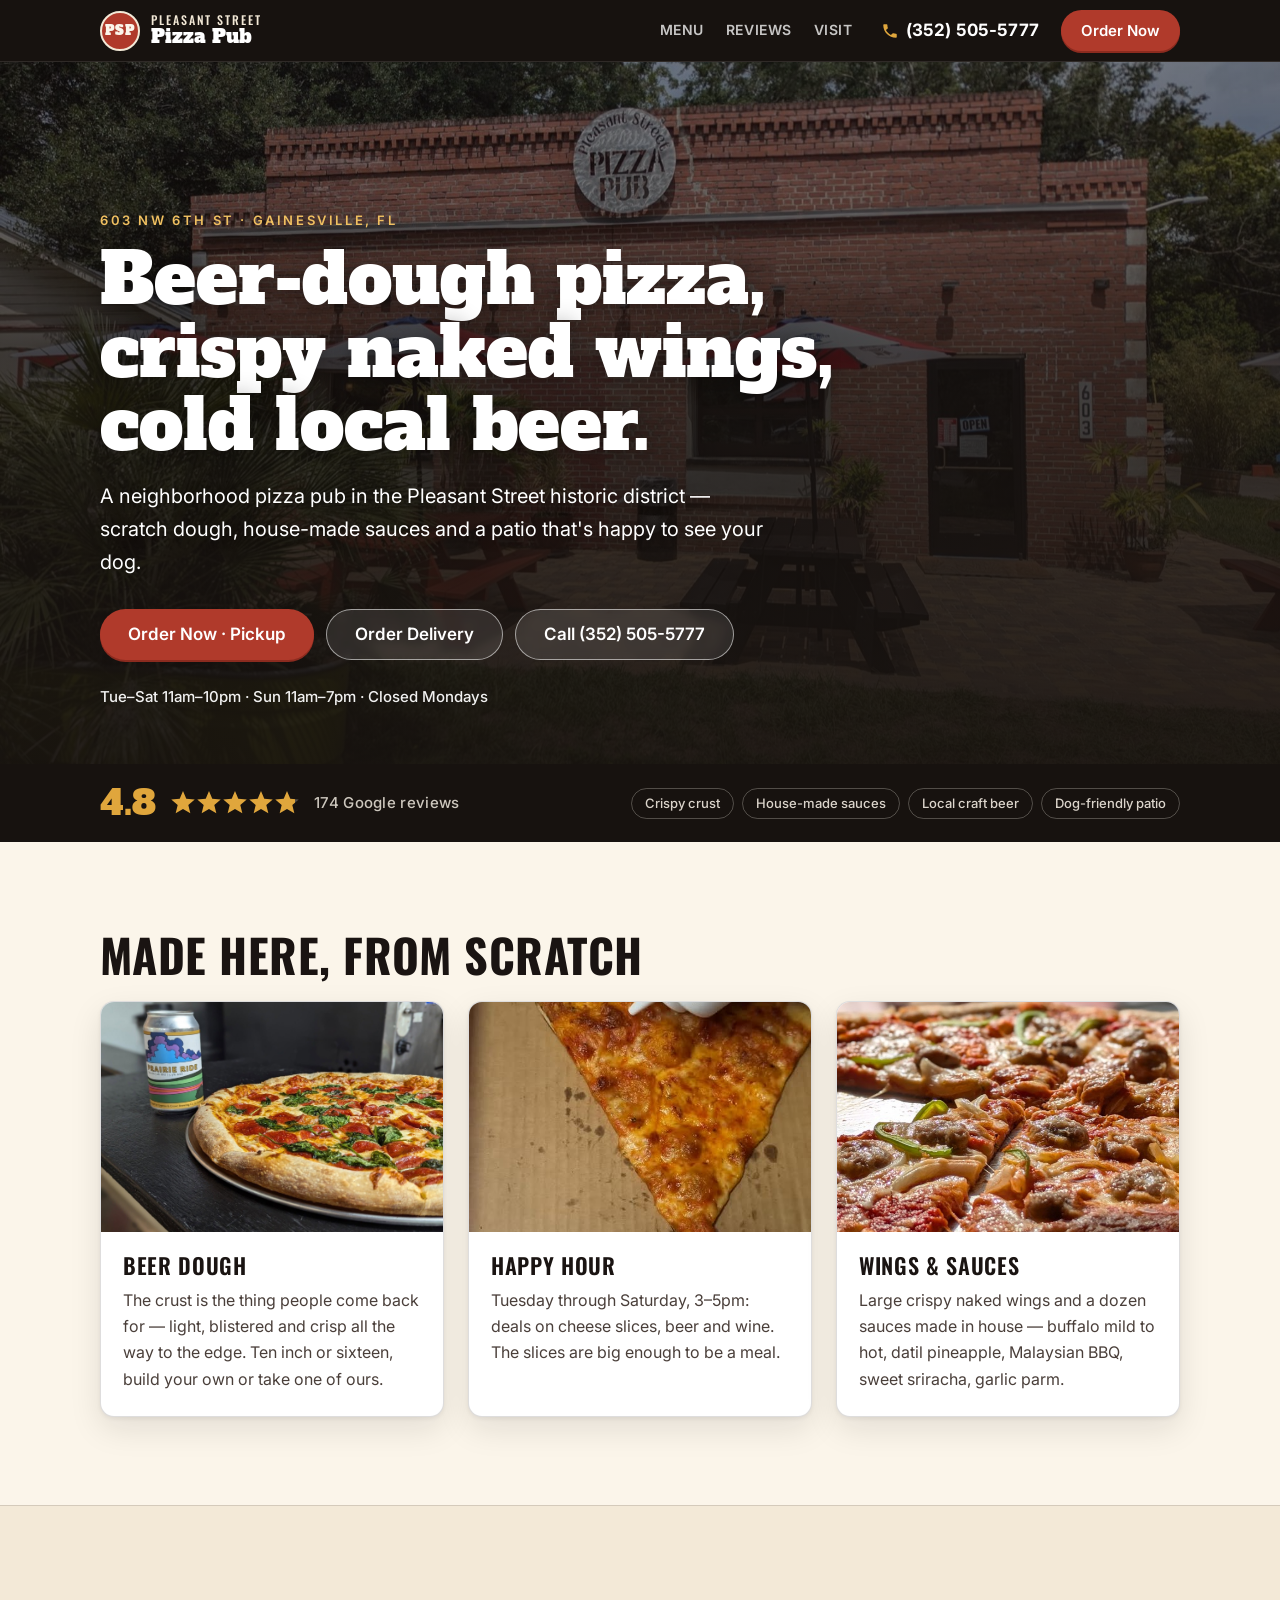
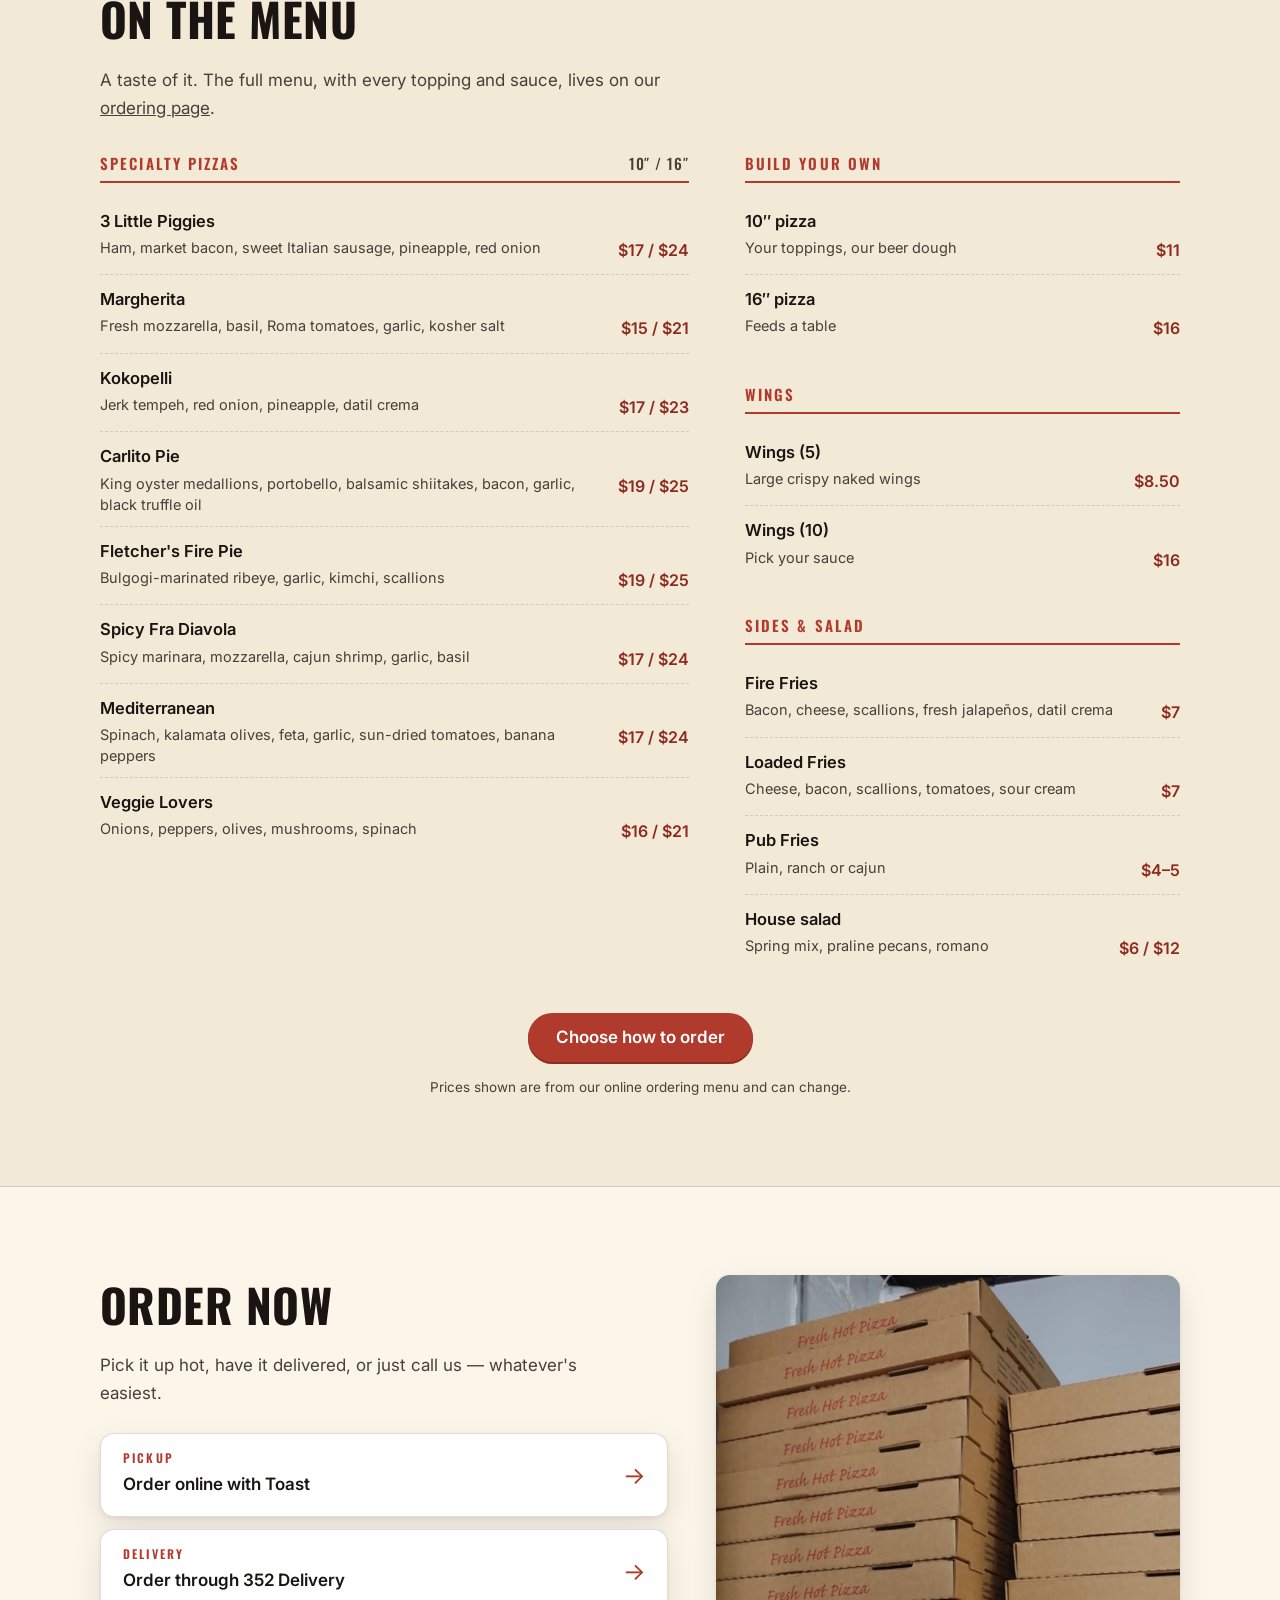
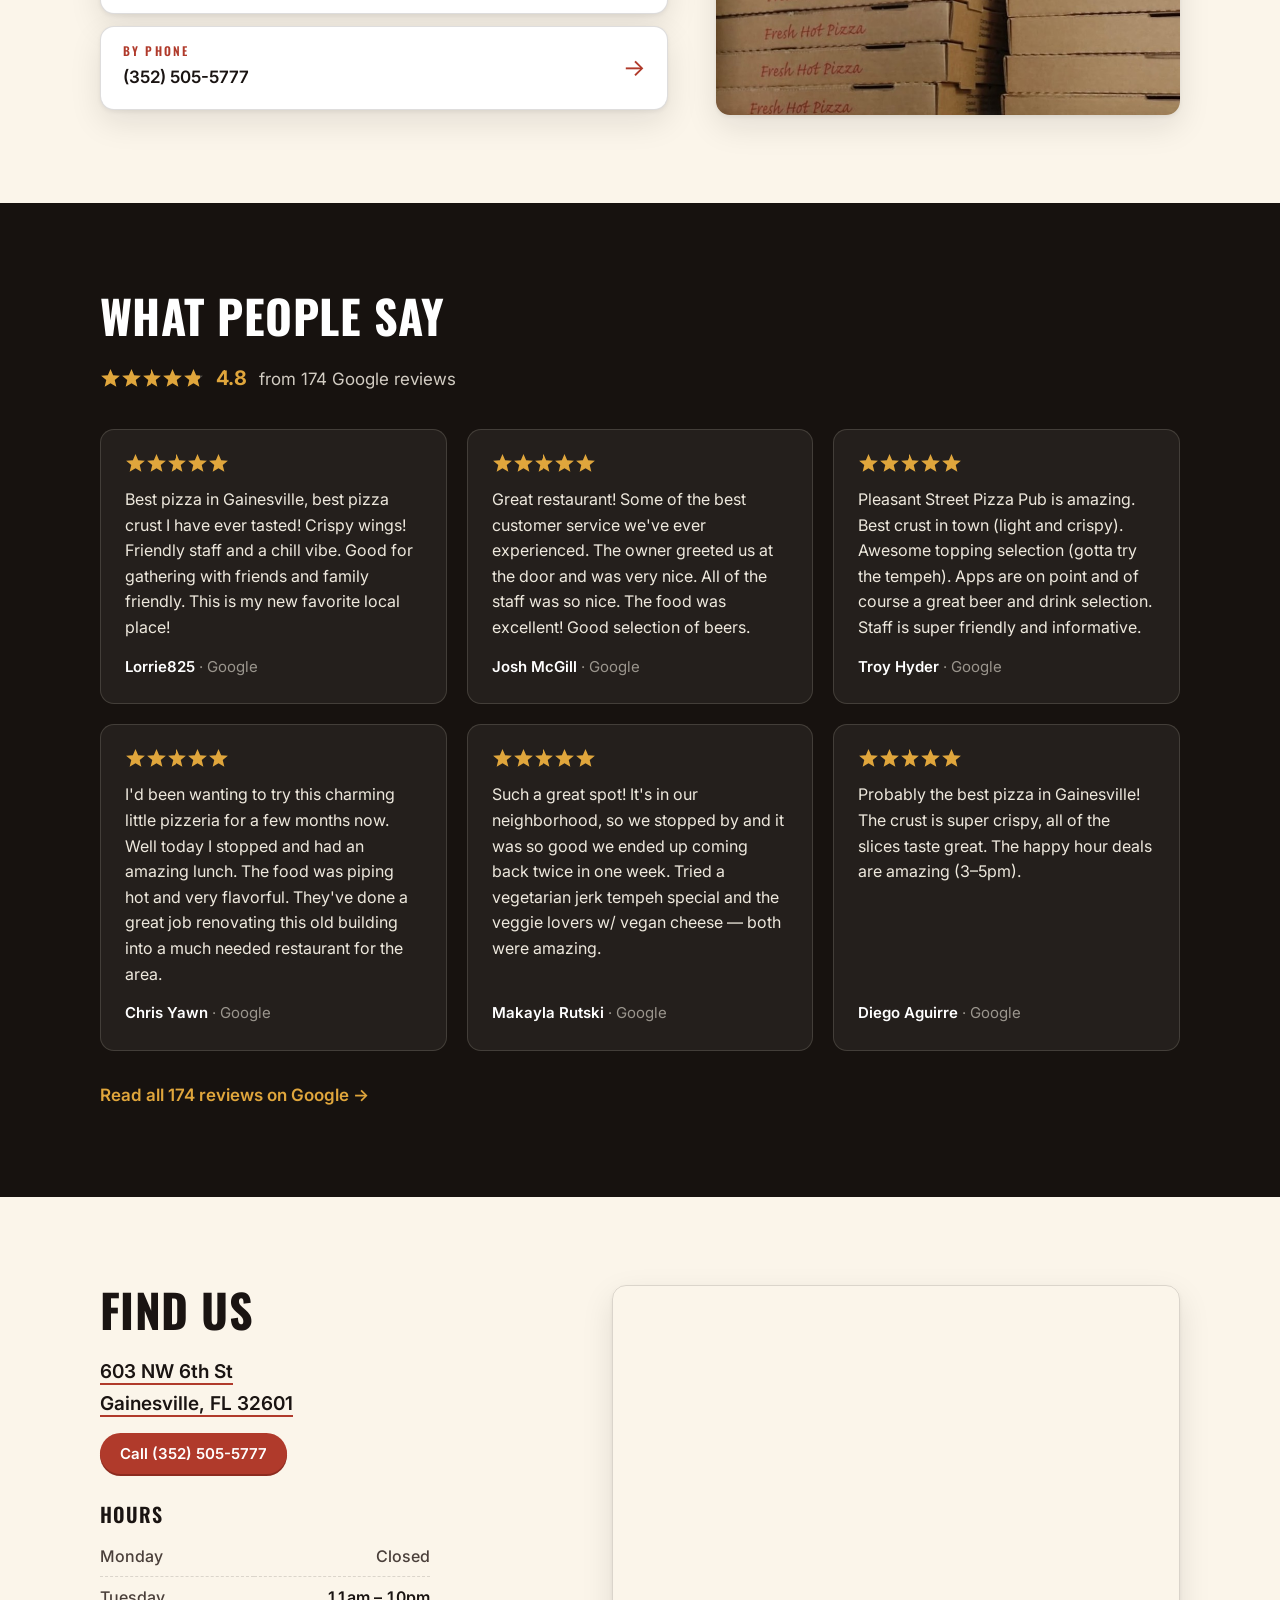
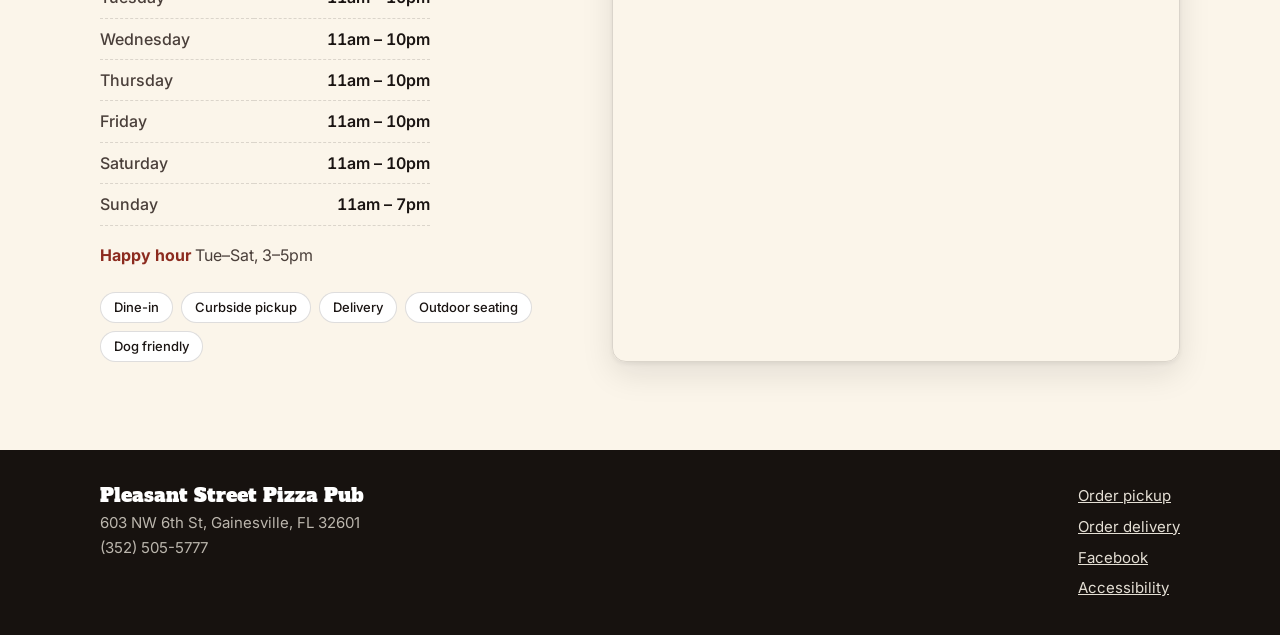
<file: index.html>
<!doctype html>
<html lang="en">
<head>
<meta charset="utf-8">
<meta name="viewport" content="width=device-width, initial-scale=1">
<title>Pleasant Street Pizza Pub — Beer-Dough Pizza in Gainesville, FL</title>
<meta name="description" content="Hand-made beer-dough pizza, crispy naked wings and local craft beer at 603 NW 6th St in Gainesville's Pleasant Street neighborhood. Order pickup online or call (352) 505-5777.">
<meta name="theme-color" content="#1a1412">
<link rel="canonical" href="https://pleasant-street-pizza-pub.vercel.app/">
<meta property="og:type" content="restaurant">
<meta property="og:title" content="Pleasant Street Pizza Pub — Gainesville, FL">
<meta property="og:description" content="Beer-dough pizza, crispy naked wings and local craft beer at 603 NW 6th St. 4.8 stars from 174 Google reviews.">
<meta property="og:image" content="https://pleasant-street-pizza-pub.vercel.app/images/og.jpg">
<meta property="og:url" content="https://pleasant-street-pizza-pub.vercel.app/">
<meta name="twitter:card" content="summary_large_image">
<link rel="icon" href="/favicon.svg" type="image/svg+xml">
<link rel="apple-touch-icon" href="/images/og.jpg">
<link rel="preconnect" href="https://fonts.googleapis.com">
<link rel="preconnect" href="https://fonts.gstatic.com" crossorigin>
<link href="https://fonts.googleapis.com/css2?family=Alfa+Slab+One&family=Inter:wght@400;500;600;700&family=Oswald:wght@500;600;700&display=swap" rel="stylesheet">
<link rel="stylesheet" href="/styles.css">
<script type="application/ld+json">
{
  "@context": "https://schema.org",
  "@type": "Restaurant",
  "name": "Pleasant Street Pizza Pub",
  "url": "https://pleasant-street-pizza-pub.vercel.app/",
  "image": "https://pleasant-street-pizza-pub.vercel.app/images/og.jpg",
  "telephone": "+1-352-505-5777",
  "servesCuisine": ["Pizza", "Wings", "American"],
  "priceRange": "$$",
  "menu": "https://order.toasttab.com/online/tbd-munecas-new-concept-603-northwest-6th-street",
  "acceptsReservations": "False",
  "address": {
    "@type": "PostalAddress",
    "streetAddress": "603 NW 6th St",
    "addressLocality": "Gainesville",
    "addressRegion": "FL",
    "postalCode": "32601",
    "addressCountry": "US"
  },
  "geo": { "@type": "GeoCoordinates", "latitude": 29.6565641, "longitude": -82.3303354 },
  "openingHoursSpecification": [
    { "@type": "OpeningHoursSpecification", "dayOfWeek": ["Tuesday","Wednesday","Thursday","Friday","Saturday"], "opens": "11:00", "closes": "22:00" },
    { "@type": "OpeningHoursSpecification", "dayOfWeek": "Sunday", "opens": "11:00", "closes": "19:00" }
  ],
  "aggregateRating": {
    "@type": "AggregateRating",
    "ratingValue": "4.8",
    "reviewCount": "174",
    "bestRating": "5"
  }
}
</script>
</head>
<body>

<a class="skip" href="#main">Skip to content</a>

<header class="topbar">
  <div class="topbar__in">
    <a class="brand" href="#top">
      <span class="brand__mark" aria-hidden="true">PSP</span>
      <span class="brand__txt">
        <span class="brand__name">Pleasant Street</span>
        <span class="brand__sub">Pizza Pub</span>
      </span>
    </a>

    <nav class="nav" aria-label="Main">
      <a href="#menu">Menu</a>
      <a href="#reviews">Reviews</a>
      <a href="#visit">Visit</a>
    </nav>

    <div class="topbar__cta">
      <a class="tel" href="tel:+13525055777">
        <svg viewBox="0 0 24 24" aria-hidden="true" width="18" height="18"><path fill="currentColor" d="M6.6 10.8c1.4 2.8 3.8 5.1 6.6 6.6l2.2-2.2c.3-.3.7-.4 1-.2 1.2.4 2.4.6 3.6.6.6 0 1 .4 1 1V20c0 .6-.4 1-1 1C10.6 21 3 13.4 3 4c0-.6.4-1 1-1h3.5c.6 0 1 .4 1 1 0 1.3.2 2.5.6 3.6.1.4 0 .8-.2 1l-2.3 2.2z"/></svg>
        <span class="tel__num">(352) 505-5777</span>
      </a>
      <a class="btn btn--order" href="#order">Order Now</a>
    </div>
  </div>
</header>

<main id="main">

<section class="hero" id="top">
  <img class="hero__bg" src="/images/storefront.jpg" alt="The brick storefront of Pleasant Street Pizza Pub, with picnic tables and umbrellas on the patio" width="1800" height="1355" fetchpriority="high">
  <div class="hero__shade"></div>
  <div class="hero__in">
    <p class="eyebrow">603 NW 6th St &middot; Gainesville, FL</p>
    <h1>Beer-dough pizza,<br>crispy naked wings,<br>cold local beer.</h1>
    <p class="hero__lede">A neighborhood pizza pub in the Pleasant Street historic district — scratch dough, house-made sauces and a patio that's happy to see your dog.</p>

    <div class="hero__actions">
      <a class="btn btn--order btn--lg" href="https://order.toasttab.com/online/tbd-munecas-new-concept-603-northwest-6th-street" target="_blank" rel="noopener">
        Order Now &middot; Pickup
      </a>
      <a class="btn btn--ghost btn--lg" href="https://www.352delivery.com/glue/pleasant-street-pizza-pub-menu/233" target="_blank" rel="noopener">
        Order Delivery
      </a>
      <a class="btn btn--ghost btn--lg btn--tel" href="tel:+13525055777">Call (352) 505-5777</a>
    </div>

    <p class="hero__note" id="openNote">Tue&ndash;Sat 11am&ndash;10pm &middot; Sun 11am&ndash;7pm &middot; Closed Mondays</p>
  </div>
</section>

<section class="rating" aria-labelledby="ratingH">
  <div class="wrap rating__in">
    <div class="rating__score">
      <span class="rating__num">4.8</span>
      <span class="stars stars--lg" role="img" aria-label="4.8 out of 5 stars">
        <span class="stars__fill" style="width:96%"></span>
      </span>
      <h2 id="ratingH" class="rating__label">174 Google reviews</h2>
    </div>
    <ul class="rating__tags">
      <li>Crispy crust</li>
      <li>House-made sauces</li>
      <li>Local craft beer</li>
      <li>Dog-friendly patio</li>
    </ul>
  </div>
</section>

<section class="pitch wrap" aria-labelledby="pitchH">
  <h2 id="pitchH" class="h-section">Made here, from scratch</h2>
  <div class="pitch__grid">
    <article class="card">
      <img src="/images/pizza-pepperoni.jpg" alt="A pepperoni and basil pizza fresh out of the oven next to a can of local beer" width="1600" height="1204" loading="lazy">
      <div class="card__body">
        <h3>Beer dough</h3>
        <p>The crust is the thing people come back for — light, blistered and crisp all the way to the edge. Ten inch or sixteen, build your own or take one of ours.</p>
      </div>
    </article>
    <article class="card">
      <img src="/images/slice.jpg" alt="A large cheese slice in a takeout box" width="541" height="960" loading="lazy">
      <div class="card__body">
        <h3>Happy hour</h3>
        <p>Tuesday through Saturday, 3&ndash;5pm: deals on cheese slices, beer and wine. The slices are big enough to be a meal.</p>
      </div>
    </article>
    <article class="card">
      <img src="/images/pizza-sausage.jpg" alt="A sausage, onion and green pepper pizza on a metal pan on the patio" width="618" height="1100" loading="lazy">
      <div class="card__body">
        <h3>Wings &amp; sauces</h3>
        <p>Large crispy naked wings and a dozen sauces made in house — buffalo mild to hot, datil pineapple, Malaysian BBQ, sweet sriracha, garlic parm.</p>
      </div>
    </article>
  </div>
</section>

<section class="menu" id="menu" aria-labelledby="menuH">
  <div class="wrap">
    <div class="menu__head">
      <h2 id="menuH" class="h-section">On the menu</h2>
      <p>A taste of it. The full menu, with every topping and sauce, lives on our <a href="https://order.toasttab.com/online/tbd-munecas-new-concept-603-northwest-6th-street" target="_blank" rel="noopener">ordering page</a>.</p>
    </div>

    <div class="menu__grid">
      <div class="menu__col">
        <h3 class="menu__cat">Specialty pizzas <span>10&Prime; / 16&Prime;</span></h3>
        <ul class="items">
          <li><span class="item__name">3 Little Piggies</span><span class="item__desc">Ham, market bacon, sweet Italian sausage, pineapple, red onion</span><span class="item__price">$17 / $24</span></li>
          <li><span class="item__name">Margherita</span><span class="item__desc">Fresh mozzarella, basil, Roma tomatoes, garlic, kosher salt</span><span class="item__price">$15 / $21</span></li>
          <li><span class="item__name">Kokopelli</span><span class="item__desc">Jerk tempeh, red onion, pineapple, datil crema</span><span class="item__price">$17 / $23</span></li>
          <li><span class="item__name">Carlito Pie</span><span class="item__desc">King oyster medallions, portobello, balsamic shiitakes, bacon, garlic, black truffle oil</span><span class="item__price">$19 / $25</span></li>
          <li><span class="item__name">Fletcher's Fire Pie</span><span class="item__desc">Bulgogi-marinated ribeye, garlic, kimchi, scallions</span><span class="item__price">$19 / $25</span></li>
          <li><span class="item__name">Spicy Fra Diavola</span><span class="item__desc">Spicy marinara, mozzarella, cajun shrimp, garlic, basil</span><span class="item__price">$17 / $24</span></li>
          <li><span class="item__name">Mediterranean</span><span class="item__desc">Spinach, kalamata olives, feta, garlic, sun-dried tomatoes, banana peppers</span><span class="item__price">$17 / $24</span></li>
          <li><span class="item__name">Veggie Lovers</span><span class="item__desc">Onions, peppers, olives, mushrooms, spinach</span><span class="item__price">$16 / $21</span></li>
        </ul>
      </div>

      <div class="menu__col">
        <h3 class="menu__cat">Build your own</h3>
        <ul class="items">
          <li><span class="item__name">10&Prime; pizza</span><span class="item__desc">Your toppings, our beer dough</span><span class="item__price">$11</span></li>
          <li><span class="item__name">16&Prime; pizza</span><span class="item__desc">Feeds a table</span><span class="item__price">$16</span></li>
        </ul>

        <h3 class="menu__cat">Wings</h3>
        <ul class="items">
          <li><span class="item__name">Wings (5)</span><span class="item__desc">Large crispy naked wings</span><span class="item__price">$8.50</span></li>
          <li><span class="item__name">Wings (10)</span><span class="item__desc">Pick your sauce</span><span class="item__price">$16</span></li>
        </ul>

        <h3 class="menu__cat">Sides &amp; salad</h3>
        <ul class="items">
          <li><span class="item__name">Fire Fries</span><span class="item__desc">Bacon, cheese, scallions, fresh jalape&ntilde;os, datil crema</span><span class="item__price">$7</span></li>
          <li><span class="item__name">Loaded Fries</span><span class="item__desc">Cheese, bacon, scallions, tomatoes, sour cream</span><span class="item__price">$7</span></li>
          <li><span class="item__name">Pub Fries</span><span class="item__desc">Plain, ranch or cajun</span><span class="item__price">$4&ndash;5</span></li>
          <li><span class="item__name">House salad</span><span class="item__desc">Spring mix, praline pecans, romano</span><span class="item__price">$6 / $12</span></li>
        </ul>
      </div>
    </div>

    <div class="menu__cta">
      <a class="btn btn--order btn--lg" href="#order">Choose how to order</a>
      <p class="fineprint">Prices shown are from our online ordering menu and can change.</p>
    </div>
  </div>
</section>

<section class="order" id="order" aria-labelledby="orderH">
  <div class="wrap order__in">
    <div class="order__copy">
      <h2 id="orderH" class="h-section">Order now</h2>
      <p>Pick it up hot, have it delivered, or just call us — whatever's easiest.</p>
      <div class="order__ways">
        <a class="way" href="https://order.toasttab.com/online/tbd-munecas-new-concept-603-northwest-6th-street" target="_blank" rel="noopener">
          <span class="way__k">Pickup</span>
          <span class="way__v">Order online with Toast</span>
          <span class="way__go" aria-hidden="true">&rarr;</span>
        </a>
        <a class="way" href="https://www.352delivery.com/glue/pleasant-street-pizza-pub-menu/233" target="_blank" rel="noopener">
          <span class="way__k">Delivery</span>
          <span class="way__v">Order through 352 Delivery</span>
          <span class="way__go" aria-hidden="true">&rarr;</span>
        </a>
        <a class="way" href="tel:+13525055777">
          <span class="way__k">By phone</span>
          <span class="way__v">(352) 505-5777</span>
          <span class="way__go" aria-hidden="true">&rarr;</span>
        </a>
      </div>
    </div>
    <img class="order__img" src="/images/boxes.jpg" alt="A stack of Fresh Hot Pizza takeout boxes" width="900" height="1200" loading="lazy">
  </div>
</section>

<section class="reviews" id="reviews" aria-labelledby="reviewsH">
  <div class="wrap">
    <div class="reviews__head">
      <h2 id="reviewsH" class="h-section">What people say</h2>
      <p class="reviews__sum">
        <span class="stars" role="img" aria-label="4.8 out of 5 stars"><span class="stars__fill" style="width:96%"></span></span>
        <strong>4.8</strong> from 174 Google reviews
      </p>
    </div>

    <div class="reviews__grid">
      <figure class="review">
        <span class="stars" role="img" aria-label="5 out of 5 stars"><span class="stars__fill" style="width:100%"></span></span>
        <blockquote><p>Best pizza in Gainesville, best pizza crust I have ever tasted! Crispy wings! Friendly staff and a chill vibe. Good for gathering with friends and family friendly. This is my new favorite local place!</p></blockquote>
        <figcaption>Lorrie825 <span>&middot; Google</span></figcaption>
      </figure>

      <figure class="review">
        <span class="stars" role="img" aria-label="5 out of 5 stars"><span class="stars__fill" style="width:100%"></span></span>
        <blockquote><p>Great restaurant! Some of the best customer service we've ever experienced. The owner greeted us at the door and was very nice. All of the staff was so nice. The food was excellent! Good selection of beers.</p></blockquote>
        <figcaption>Josh McGill <span>&middot; Google</span></figcaption>
      </figure>

      <figure class="review">
        <span class="stars" role="img" aria-label="5 out of 5 stars"><span class="stars__fill" style="width:100%"></span></span>
        <blockquote><p>Pleasant Street Pizza Pub is amazing. Best crust in town (light and crispy). Awesome topping selection (gotta try the tempeh). Apps are on point and of course a great beer and drink selection. Staff is super friendly and informative.</p></blockquote>
        <figcaption>Troy Hyder <span>&middot; Google</span></figcaption>
      </figure>

      <figure class="review">
        <span class="stars" role="img" aria-label="5 out of 5 stars"><span class="stars__fill" style="width:100%"></span></span>
        <blockquote><p>I'd been wanting to try this charming little pizzeria for a few months now. Well today I stopped and had an amazing lunch. The food was piping hot and very flavorful. They've done a great job renovating this old building into a much needed restaurant for the area.</p></blockquote>
        <figcaption>Chris Yawn <span>&middot; Google</span></figcaption>
      </figure>

      <figure class="review">
        <span class="stars" role="img" aria-label="5 out of 5 stars"><span class="stars__fill" style="width:100%"></span></span>
        <blockquote><p>Such a great spot! It's in our neighborhood, so we stopped by and it was so good we ended up coming back twice in one week. Tried a vegetarian jerk tempeh special and the veggie lovers w/ vegan cheese — both were amazing.</p></blockquote>
        <figcaption>Makayla Rutski <span>&middot; Google</span></figcaption>
      </figure>

      <figure class="review">
        <span class="stars" role="img" aria-label="5 out of 5 stars"><span class="stars__fill" style="width:100%"></span></span>
        <blockquote><p>Probably the best pizza in Gainesville! The crust is super crispy, all of the slices taste great. The happy hour deals are amazing (3&ndash;5pm).</p></blockquote>
        <figcaption>Diego Aguirre <span>&middot; Google</span></figcaption>
      </figure>
    </div>

    <p class="reviews__more">
      <a href="https://www.google.com/maps/place/Pleasant+Street+Pizza+Pub/@29.6565641,-82.3303354,17z/data=!4m8!3m7!1s0x88e8a300147a6143:0x3714ca53743879b6!8m2!3d29.6565641!4d-82.3303354!9m1!1b1!16s%2Fg%2F11lz_5yy2t" target="_blank" rel="noopener">Read all 174 reviews on Google &rarr;</a>
    </p>
  </div>
</section>

<section class="visit" id="visit" aria-labelledby="visitH">
  <div class="wrap visit__in">
    <div class="visit__col">
      <h2 id="visitH" class="h-section">Find us</h2>
      <p class="addr">
        <a href="https://www.google.com/maps/place/Pleasant+Street+Pizza+Pub/@29.6565641,-82.3303354,17z/data=!4m6!3m5!1s0x88e8a300147a6143:0x3714ca53743879b6!8m2!3d29.6565641!4d-82.3303354!16s%2Fg%2F11lz_5yy2t" target="_blank" rel="noopener">603 NW 6th St<br>Gainesville, FL 32601</a>
      </p>
      <p class="addr__tel"><a class="btn btn--order" href="tel:+13525055777">Call (352) 505-5777</a></p>

      <h3 class="h-sub">Hours</h3>
      <table class="hours">
        <tr><th scope="row">Monday</th><td class="closed">Closed</td></tr>
        <tr><th scope="row">Tuesday</th><td>11am &ndash; 10pm</td></tr>
        <tr><th scope="row">Wednesday</th><td>11am &ndash; 10pm</td></tr>
        <tr><th scope="row">Thursday</th><td>11am &ndash; 10pm</td></tr>
        <tr><th scope="row">Friday</th><td>11am &ndash; 10pm</td></tr>
        <tr><th scope="row">Saturday</th><td>11am &ndash; 10pm</td></tr>
        <tr><th scope="row">Sunday</th><td>11am &ndash; 7pm</td></tr>
      </table>
      <p class="hh"><strong>Happy hour</strong> Tue&ndash;Sat, 3&ndash;5pm</p>

      <ul class="amenities">
        <li>Dine-in</li>
        <li>Curbside pickup</li>
        <li>Delivery</li>
        <li>Outdoor seating</li>
        <li>Dog friendly</li>
      </ul>
    </div>

    <div class="visit__map">
      <iframe
        title="Map showing Pleasant Street Pizza Pub at 603 NW 6th Street, Gainesville"
        src="https://www.google.com/maps?q=603+NW+6th+St,+Gainesville,+FL+32601&output=embed"
        loading="lazy" referrerpolicy="no-referrer-when-downgrade" allowfullscreen></iframe>
    </div>
  </div>
</section>

</main>

<footer class="foot">
  <div class="wrap foot__in">
    <div>
      <p class="foot__name">Pleasant Street Pizza Pub</p>
      <p>603 NW 6th St, Gainesville, FL 32601<br>(352) 505-5777</p>
    </div>
    <div class="foot__links">
      <a href="https://order.toasttab.com/online/tbd-munecas-new-concept-603-northwest-6th-street" target="_blank" rel="noopener">Order pickup</a>
      <a href="https://www.352delivery.com/glue/pleasant-street-pizza-pub-menu/233" target="_blank" rel="noopener">Order delivery</a>
      <a href="https://www.facebook.com/p/Pleasant-Street-Pizza-Pub-61568619609896/" target="_blank" rel="noopener">Facebook</a>
      <a href="/accessibility">Accessibility</a>
    </div>
  </div>
</footer>

<a class="sticky-order" href="https://order.toasttab.com/online/tbd-munecas-new-concept-603-northwest-6th-street" target="_blank" rel="noopener">Order Now</a>

</body>
</html>
</file>
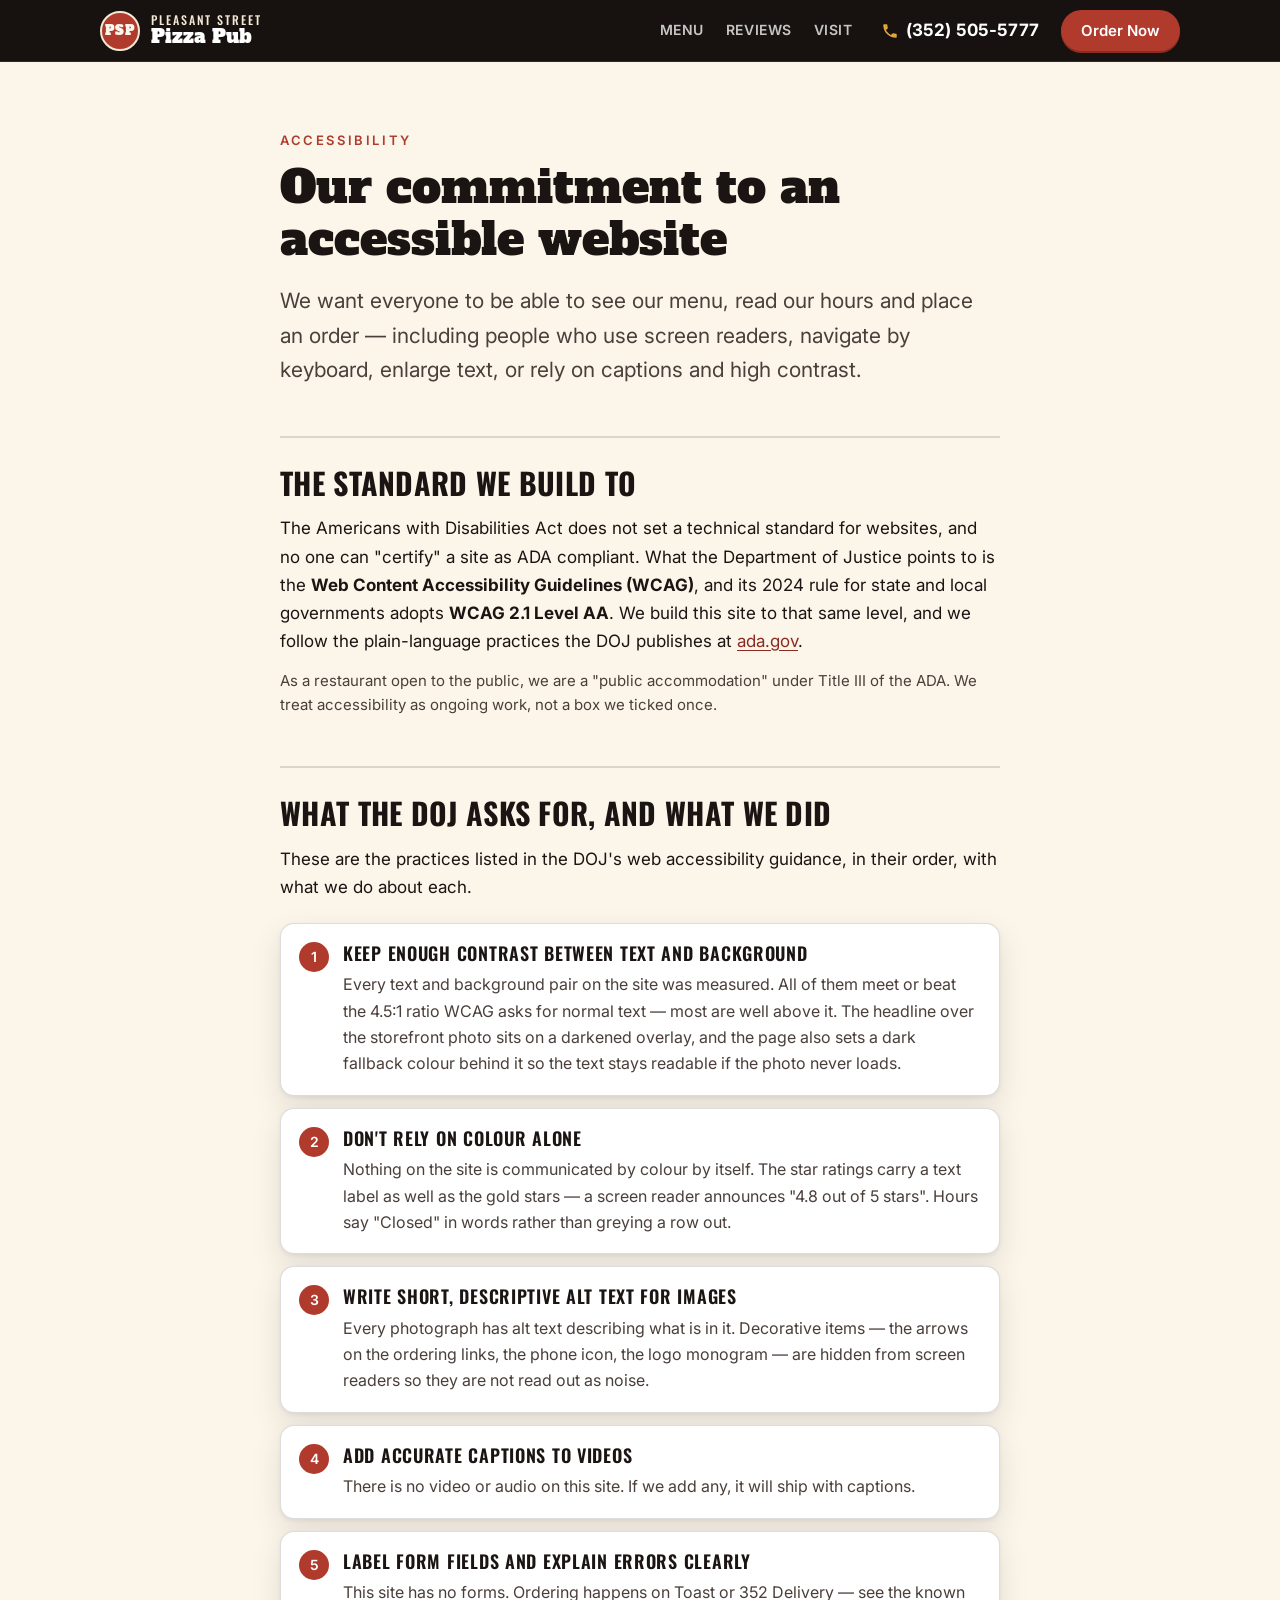
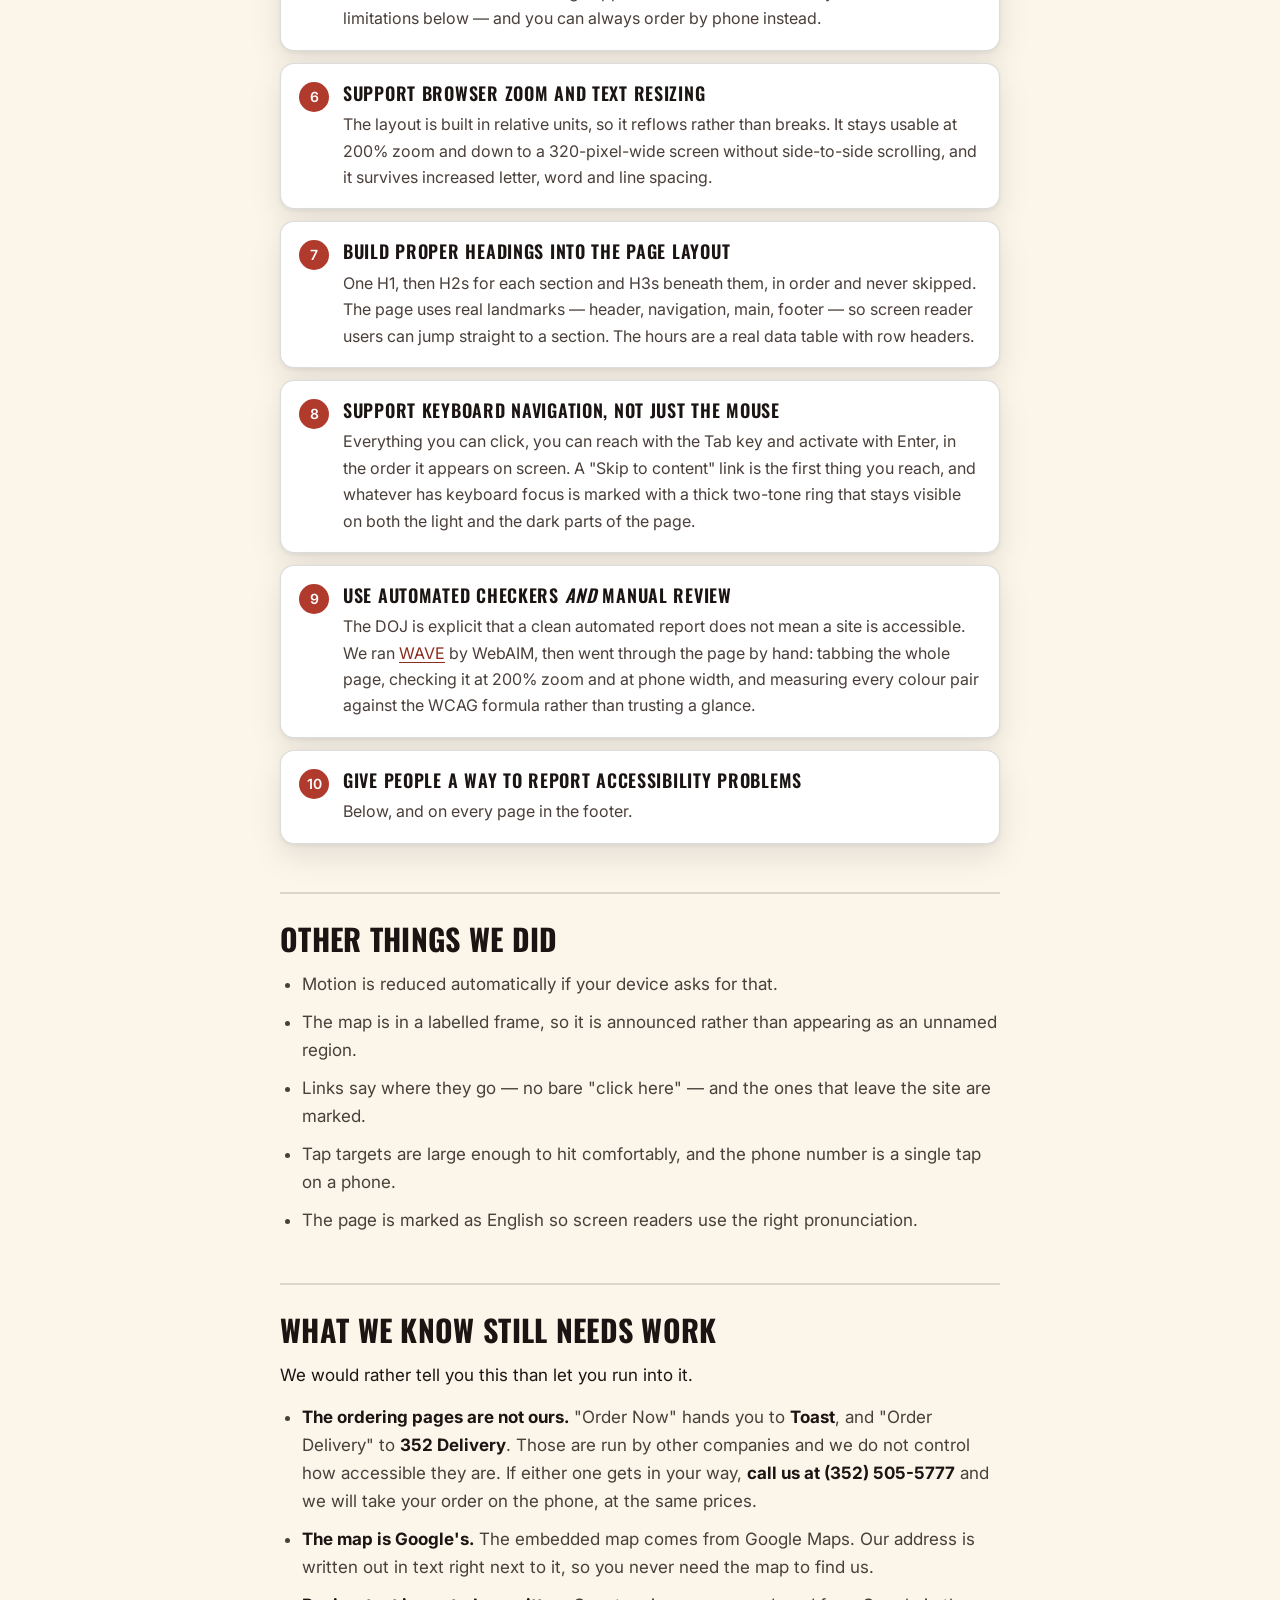
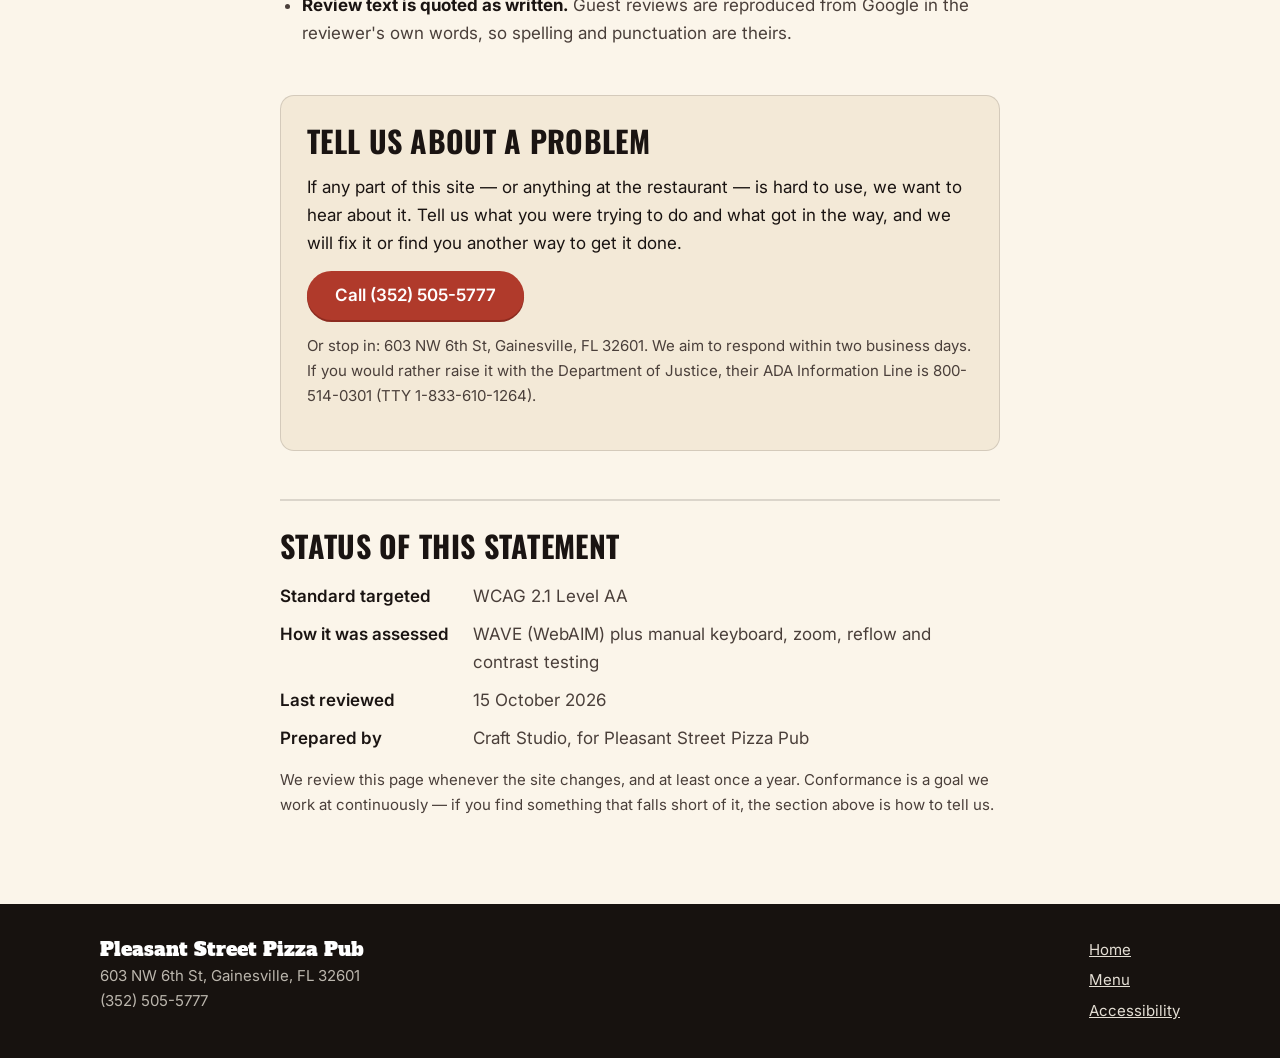
<file: accessibility.html>
<!doctype html>
<html lang="en">
<head>
<meta charset="utf-8">
<meta name="viewport" content="width=device-width, initial-scale=1">
<title>Accessibility — Pleasant Street Pizza Pub</title>
<meta name="description" content="How Pleasant Street Pizza Pub's website works for people with disabilities, what we tested, what we know still needs work, and how to tell us about a problem.">
<meta name="theme-color" content="#1a1412">
<link rel="canonical" href="https://pleasant-street-pizza-pub.vercel.app/accessibility">
<meta name="robots" content="index, follow">
<link rel="icon" href="/favicon.svg" type="image/svg+xml">
<link rel="apple-touch-icon" href="/images/og.jpg">
<link rel="preconnect" href="https://fonts.googleapis.com">
<link rel="preconnect" href="https://fonts.gstatic.com" crossorigin>
<link href="https://fonts.googleapis.com/css2?family=Alfa+Slab+One&family=Inter:wght@400;500;600;700&family=Oswald:wght@500;600;700&display=swap" rel="stylesheet">
<link rel="stylesheet" href="/styles.css">
</head>
<body>

<a class="skip" href="#main">Skip to content</a>

<header class="topbar">
  <div class="topbar__in">
    <a class="brand" href="/">
      <span class="brand__mark" aria-hidden="true">PSP</span>
      <span class="brand__txt">
        <span class="brand__name">Pleasant Street</span>
        <span class="brand__sub">Pizza Pub</span>
      </span>
    </a>

    <nav class="nav" aria-label="Main">
      <a href="/#menu">Menu</a>
      <a href="/#reviews">Reviews</a>
      <a href="/#visit">Visit</a>
    </nav>

    <div class="topbar__cta">
      <a class="tel" href="tel:+13525055777">
        <svg viewBox="0 0 24 24" aria-hidden="true" width="18" height="18"><path fill="currentColor" d="M6.6 10.8c1.4 2.8 3.8 5.1 6.6 6.6l2.2-2.2c.3-.3.7-.4 1-.2 1.2.4 2.4.6 3.6.6.6 0 1 .4 1 1V20c0 .6-.4 1-1 1C10.6 21 3 13.4 3 4c0-.6.4-1 1-1h3.5c.6 0 1 .4 1 1 0 1.3.2 2.5.6 3.6.1.4 0 .8-.2 1l-2.3 2.2z"/></svg>
        <span class="tel__num">(352) 505-5777</span>
      </a>
      <a class="btn btn--order" href="/#order">Order Now</a>
    </div>
  </div>
</header>

<main id="main" class="doc">
  <div class="wrap">

    <p class="eyebrow eyebrow--dark">Accessibility</p>
    <h1 class="doc__h1">Our commitment to an accessible website</h1>

    <p class="doc__lede">
      We want everyone to be able to see our menu, read our hours and place an
      order — including people who use screen readers, navigate by keyboard,
      enlarge text, or rely on captions and high contrast.
    </p>

    <section aria-labelledby="standard">
      <h2 id="standard">The standard we build to</h2>
      <p>
        The Americans with Disabilities Act does not set a technical standard for
        websites, and no one can "certify" a site as ADA compliant. What the
        Department of Justice points to is the
        <strong>Web Content Accessibility Guidelines (WCAG)</strong>, and its 2024
        rule for state and local governments adopts <strong>WCAG 2.1 Level AA</strong>.
        We build this site to that same level, and we follow the plain-language
        practices the DOJ publishes at
        <a href="https://www.ada.gov/resources/web-guidance/" target="_blank" rel="noopener">ada.gov</a>.
      </p>
      <p class="doc__note">
        As a restaurant open to the public, we are a "public accommodation" under
        Title III of the ADA. We treat accessibility as ongoing work, not a box we
        ticked once.
      </p>
    </section>

    <section aria-labelledby="checklist">
      <h2 id="checklist">What the DOJ asks for, and what we did</h2>
      <p>These are the practices listed in the DOJ's web accessibility guidance, in their order, with what we do about each.</p>

      <ol class="checks">
        <li>
          <h3>Keep enough contrast between text and background</h3>
          <p>Every text and background pair on the site was measured. All of them
          meet or beat the 4.5:1 ratio WCAG asks for normal text — most are well
          above it. The headline over the storefront photo sits on a darkened
          overlay, and the page also sets a dark fallback colour behind it so the
          text stays readable if the photo never loads.</p>
        </li>
        <li>
          <h3>Don't rely on colour alone</h3>
          <p>Nothing on the site is communicated by colour by itself. The star
          ratings carry a text label as well as the gold stars — a screen reader
          announces "4.8 out of 5 stars". Hours say "Closed" in words rather than
          greying a row out.</p>
        </li>
        <li>
          <h3>Write short, descriptive alt text for images</h3>
          <p>Every photograph has alt text describing what is in it. Decorative
          items — the arrows on the ordering links, the phone icon, the logo
          monogram — are hidden from screen readers so they are not read out as
          noise.</p>
        </li>
        <li>
          <h3>Add accurate captions to videos</h3>
          <p>There is no video or audio on this site. If we add any, it will ship
          with captions.</p>
        </li>
        <li>
          <h3>Label form fields and explain errors clearly</h3>
          <p>This site has no forms. Ordering happens on Toast or 352 Delivery —
          see the known limitations below — and you can always order by phone
          instead.</p>
        </li>
        <li>
          <h3>Support browser zoom and text resizing</h3>
          <p>The layout is built in relative units, so it reflows rather than
          breaks. It stays usable at 200% zoom and down to a 320-pixel-wide
          screen without side-to-side scrolling, and it survives increased letter,
          word and line spacing.</p>
        </li>
        <li>
          <h3>Build proper headings into the page layout</h3>
          <p>One H1, then H2s for each section and H3s beneath them, in order and
          never skipped. The page uses real landmarks — header, navigation, main,
          footer — so screen reader users can jump straight to a section. The
          hours are a real data table with row headers.</p>
        </li>
        <li>
          <h3>Support keyboard navigation, not just the mouse</h3>
          <p>Everything you can click, you can reach with the Tab key and activate
          with Enter, in the order it appears on screen. A "Skip to content" link
          is the first thing you reach, and whatever has keyboard focus is marked
          with a thick two-tone ring that stays visible on both the light and the
          dark parts of the page.</p>
        </li>
        <li>
          <h3>Use automated checkers <em>and</em> manual review</h3>
          <p>The DOJ is explicit that a clean automated report does not mean a site
          is accessible. We ran <a href="https://wave.webaim.org/" target="_blank" rel="noopener">WAVE</a>
          by WebAIM, then went through the page by hand: tabbing the whole page,
          checking it at 200% zoom and at phone width, and measuring every colour
          pair against the WCAG formula rather than trusting a glance.</p>
        </li>
        <li>
          <h3>Give people a way to report accessibility problems</h3>
          <p>Below, and on every page in the footer.</p>
        </li>
      </ol>
    </section>

    <section aria-labelledby="extras">
      <h2 id="extras">Other things we did</h2>
      <ul class="plain">
        <li>Motion is reduced automatically if your device asks for that.</li>
        <li>The map is in a labelled frame, so it is announced rather than appearing as an unnamed region.</li>
        <li>Links say where they go — no bare "click here" — and the ones that leave the site are marked.</li>
        <li>Tap targets are large enough to hit comfortably, and the phone number is a single tap on a phone.</li>
        <li>The page is marked as English so screen readers use the right pronunciation.</li>
      </ul>
    </section>

    <section aria-labelledby="limits">
      <h2 id="limits">What we know still needs work</h2>
      <p>We would rather tell you this than let you run into it.</p>
      <ul class="plain">
        <li>
          <strong>The ordering pages are not ours.</strong> "Order Now" hands you to
          <strong>Toast</strong>, and "Order Delivery" to <strong>352 Delivery</strong>.
          Those are run by other companies and we do not control how accessible they
          are. If either one gets in your way, <strong>call us at (352) 505-5777</strong>
          and we will take your order on the phone, at the same prices.
        </li>
        <li>
          <strong>The map is Google's.</strong> The embedded map comes from Google
          Maps. Our address is written out in text right next to it, so you never
          need the map to find us.
        </li>
        <li>
          <strong>Review text is quoted as written.</strong> Guest reviews are
          reproduced from Google in the reviewer's own words, so spelling and
          punctuation are theirs.
        </li>
      </ul>
    </section>

    <section aria-labelledby="report" class="report">
      <h2 id="report">Tell us about a problem</h2>
      <p>
        If any part of this site — or anything at the restaurant — is hard to use,
        we want to hear about it. Tell us what you were trying to do and what got
        in the way, and we will fix it or find you another way to get it done.
      </p>
      <p class="report__cta">
        <a class="btn btn--order btn--lg" href="tel:+13525055777">Call (352) 505-5777</a>
      </p>
      <p class="doc__note">
        Or stop in: 603 NW 6th St, Gainesville, FL 32601. We aim to respond within
        two business days. If you would rather raise it with the Department of
        Justice, their ADA Information Line is 800-514-0301 (TTY 1-833-610-1264).
      </p>
    </section>

    <section aria-labelledby="status">
      <h2 id="status">Status of this statement</h2>
      <dl class="status">
        <dt>Standard targeted</dt><dd>WCAG 2.1 Level AA</dd>
        <dt>How it was assessed</dt><dd>WAVE (WebAIM) plus manual keyboard, zoom, reflow and contrast testing</dd>
        <dt>Last reviewed</dt><dd><time datetime="2026-10-15">15 October 2026</time></dd>
        <dt>Prepared by</dt><dd>Craft Studio, for Pleasant Street Pizza Pub</dd>
      </dl>
      <p class="doc__note">
        We review this page whenever the site changes, and at least once a year.
        Conformance is a goal we work at continuously — if you find something that
        falls short of it, the section above is how to tell us.
      </p>
    </section>

  </div>
</main>

<footer class="foot">
  <div class="wrap foot__in">
    <div>
      <p class="foot__name">Pleasant Street Pizza Pub</p>
      <p>603 NW 6th St, Gainesville, FL 32601<br>(352) 505-5777</p>
    </div>
    <div class="foot__links">
      <a href="/">Home</a>
      <a href="/#menu">Menu</a>
      <a href="/accessibility">Accessibility</a>
    </div>
  </div>
</footer>

</body>
</html>
</file>
<file: styles.css>
/* Pleasant Street Pizza Pub — brick, char and mozzarella */

:root{
  --ink:#1a1412;
  --ink-soft:#4a3f3a;
  --cream:#fbf5ea;
  --cream-2:#f3e9d7;
  --brick:#b03a2b;
  --brick-dk:#8c2b1f;
  --char:#17120f;
  --basil:#4f7a3a;
  --gold:#e0a63c;
  --gold-lt:#f0c061;  /* hero text: 4.5:1 over the scrim's worst case */
  --line:rgba(26,20,18,.14);
  --shadow:0 2px 4px rgba(23,18,15,.06), 0 12px 32px rgba(23,18,15,.10);
  --wrap:1120px;
  --r:14px;
  --head:"Oswald",system-ui,sans-serif;
  --body:"Inter",system-ui,-apple-system,sans-serif;
}

*{box-sizing:border-box}
html{scroll-behavior:smooth}
body{
  margin:0;
  background:var(--cream);
  color:var(--ink);
  font:400 17px/1.65 var(--body);
  -webkit-font-smoothing:antialiased;
  text-rendering:optimizeLegibility;
}
img{max-width:100%;display:block}
a{color:inherit}

.wrap{width:100%;max-width:var(--wrap);margin-inline:auto;padding-inline:20px}

.skip{position:absolute;left:-9999px;top:0;background:var(--char);color:#fff;padding:10px 16px;z-index:200}
.skip:focus{left:8px;top:8px}

:where(a,button,[tabindex]):focus-visible{
  outline:3px solid var(--char);
  outline-offset:2px;
  border-radius:6px;
  box-shadow:0 0 0 6px var(--gold-lt);
}
/* On the charcoal sections the core ring needs to be the light one */
.topbar :where(a,button):focus-visible,
.hero :where(a,button):focus-visible,
.rating :where(a,button):focus-visible,
.reviews :where(a,button):focus-visible,
.foot :where(a,button):focus-visible,
.sticky-order:focus-visible{
  outline-color:var(--gold-lt);
  box-shadow:0 0 0 6px var(--char);
}

.h-section{
  font:700 clamp(30px,4.4vw,46px)/1.05 var(--head);
  letter-spacing:.01em;
  text-transform:uppercase;
  margin:0 0 .5em;
}
.h-sub{font:600 20px/1.2 var(--head);text-transform:uppercase;letter-spacing:.05em;margin:28px 0 10px}

/* ---------- buttons ---------- */
.btn{
  display:inline-flex;align-items:center;justify-content:center;gap:.5em;
  font:600 15px/1 var(--body);
  padding:13px 20px;border-radius:999px;
  text-decoration:none;white-space:nowrap;
  transition:transform .15s ease, background .15s ease, box-shadow .15s ease;
}
.btn--lg{font-size:17px;padding:16px 28px}
.btn--order{background:var(--brick);color:#fff;box-shadow:0 2px 0 var(--brick-dk)}
.btn--order:hover{background:var(--brick-dk);transform:translateY(-1px)}
.btn--ghost{background:rgba(255,255,255,.1);color:#fff;border:1.5px solid rgba(255,255,255,.55);backdrop-filter:blur(4px)}
.btn--ghost:hover{background:rgba(255,255,255,.2)}

/* ---------- top bar ---------- */
.topbar{
  position:sticky;top:0;z-index:100;
  background:var(--char);
  border-bottom:1px solid rgba(255,255,255,.1);
}
.topbar__in{
  max-width:var(--wrap);margin-inline:auto;padding:10px 20px;
  display:flex;align-items:center;gap:18px;
}
.brand{display:flex;align-items:center;gap:11px;text-decoration:none;color:#fff;flex:0 0 auto}
.brand__mark{
  width:40px;height:40px;flex:0 0 40px;border-radius:50%;
  background:var(--brick);border:2px solid var(--cream-2);
  display:grid;place-items:center;
  font:400 13px/1 "Alfa Slab One",serif;color:var(--cream);letter-spacing:.02em;
}
.brand__txt{display:flex;flex-direction:column;line-height:1}
.brand__name{font:500 12px/1.1 var(--head);text-transform:uppercase;letter-spacing:.16em;color:var(--cream-2)}
.brand__sub{font:400 19px/1.15 "Alfa Slab One",serif;color:#fff}

.nav{display:flex;gap:22px;margin-left:auto}
.nav a{
  font:600 14px/1 var(--body);letter-spacing:.04em;text-transform:uppercase;
  color:rgba(255,255,255,.76);text-decoration:none;padding:10px 0;min-height:24px;display:inline-flex;align-items:center;
  border-bottom:2px solid transparent;
}
.nav a:hover{color:#fff;border-bottom-color:var(--brick)}

.topbar__cta{display:flex;align-items:center;gap:12px;margin-left:auto}
.nav + .topbar__cta{margin-left:0}
.tel{
  display:inline-flex;align-items:center;gap:7px;
  color:#fff;text-decoration:none;
  font:700 17px/1 var(--body);letter-spacing:.01em;
  padding:8px 10px;border-radius:999px;
}
.tel svg{color:var(--gold);flex:0 0 auto}
.tel:hover{background:rgba(255,255,255,.08)}

/* ---------- hero ---------- */
.hero{
  position:relative;isolation:isolate;
  min-height:clamp(520px,78vh,720px);
  display:flex;align-items:flex-end;
  /* fallback colour so the white text stays legible if the photo fails to load */
  background:var(--char);
}
.hero__bg{position:absolute;inset:0;width:100%;height:100%;object-fit:cover;z-index:-2}
.hero__shade{
  position:absolute;inset:0;z-index:-1;
  background:linear-gradient(180deg,rgba(23,18,15,.50) 0%,rgba(23,18,15,.56) 18%,rgba(23,18,15,.78) 42%,rgba(23,18,15,.88) 72%,rgba(23,18,15,.94) 100%);
}
.hero__in{
  width:100%;max-width:var(--wrap);margin-inline:auto;
  padding:64px 20px 56px;color:#fff;
}
.eyebrow{
  font:600 13px/1 var(--body);letter-spacing:.2em;text-transform:uppercase;
  color:var(--gold-lt);margin:0 0 16px;
}
.hero h1{
  font:400 clamp(36px,6.4vw,70px)/1.04 "Alfa Slab One",serif;
  margin:0 0 18px;max-width:16ch;
  text-shadow:0 2px 24px rgba(0,0,0,.45);
}
.hero__lede{
  max-width:52ch;margin:0 0 30px;
  font-size:clamp(17px,2vw,20px);color:#fff;
  text-shadow:0 1px 12px rgba(0,0,0,.5);
}
.hero__actions{display:flex;flex-wrap:wrap;gap:12px}
.hero__note{
  margin:26px 0 0;font:500 15px/1.5 var(--body);
  color:rgba(255,255,255,.94);
}

/* ---------- rating strip ---------- */
.rating{background:var(--char);color:var(--cream)}
.rating__in{display:flex;flex-wrap:wrap;align-items:center;gap:20px 36px;padding-block:22px}
.rating__score{display:flex;align-items:center;gap:14px}
.rating__num{font:400 34px/1 "Alfa Slab One",serif;color:var(--gold)}
.rating__label{font:500 15px/1.3 var(--body);margin:0;color:rgba(251,245,234,.8);letter-spacing:.02em}
.rating__tags{
  display:flex;flex-wrap:wrap;gap:8px;list-style:none;margin:0 0 0 auto;padding:0;
}
.rating__tags li{
  font:500 13px/1 var(--body);
  border:1px solid rgba(251,245,234,.26);border-radius:999px;
  padding:8px 13px;color:rgba(251,245,234,.86);
}

/* ---------- stars ---------- */
/* One repeating star-shaped mask over a dim track; .stars__fill paints the
   gold portion, clipped to the same star shapes. */
.stars{
  --star:url("data:image/svg+xml,%3Csvg xmlns='http://www.w3.org/2000/svg' viewBox='0 0 20 19'%3E%3Cpath d='M10 0l2.6 6.2 6.7.5-5.1 4.4 1.6 6.6L10 14.2 4.2 17.7l1.6-6.6L.7 6.7l6.7-.5z'/%3E%3C/svg%3E");
  --star-track:rgba(26,20,18,.18);
  position:relative;display:inline-block;
  width:104px;height:19px;flex:0 0 auto;vertical-align:-3px;
  background:var(--star-track);
  -webkit-mask:var(--star) repeat-x left center/20.8px 19px;
  mask:var(--star) repeat-x left center/20.8px 19px;
}
.stars__fill{position:absolute;inset:0;display:block;background:var(--gold)}
.stars--lg{
  width:130px;height:24px;
  -webkit-mask-size:26px 24px;mask-size:26px 24px;
}
.rating .stars,.reviews .stars{--star-track:rgba(251,245,234,.26)}

/* ---------- pitch cards ---------- */
.pitch{padding-block:clamp(56px,8vw,88px)}
.pitch__grid{display:grid;grid-template-columns:repeat(3,1fr);gap:24px}
.card{
  background:#fff;border-radius:var(--r);overflow:hidden;
  box-shadow:var(--shadow);border:1px solid var(--line);
  display:flex;flex-direction:column;
}
.card img{width:100%;height:230px;object-fit:cover}
.card__body{padding:20px 22px 24px}
.card h3{font:600 22px/1.2 var(--head);text-transform:uppercase;letter-spacing:.03em;margin:0 0 8px}
.card p{margin:0;color:var(--ink-soft);font-size:16px}

/* ---------- menu ---------- */
.menu{background:var(--cream-2);padding-block:clamp(56px,8vw,88px);border-block:1px solid var(--line)}
.menu__head{max-width:56ch;margin-bottom:34px}
.menu__head p{margin:0;color:var(--ink-soft)}
.menu__grid{display:grid;grid-template-columns:1.15fr .85fr;gap:40px 56px}
.menu__cat{
  font:600 15px/1 var(--head);text-transform:uppercase;letter-spacing:.14em;
  color:var(--brick);margin:0 0 14px;
  display:flex;justify-content:space-between;align-items:baseline;gap:12px;
  padding-bottom:10px;border-bottom:2px solid var(--brick);
}
.menu__cat span{color:var(--ink-soft);letter-spacing:.06em;font-weight:500}
.menu__col > .menu__cat ~ .menu__cat{margin-top:34px}
.items{list-style:none;margin:0 0 0;padding:0}
.items li{
  display:grid;grid-template-columns:1fr auto;gap:2px 16px;
  padding:11px 0;border-bottom:1px dashed var(--line);
}
.items li:last-child{border-bottom:0}
.item__name{font-weight:600;font-size:16.5px}
.item__price{font-weight:600;font-size:16px;color:var(--brick-dk);white-space:nowrap;text-align:right}
.item__desc{grid-column:1/2;font-size:14.5px;color:var(--ink-soft);line-height:1.45}

.menu__cta{margin-top:40px;text-align:center}
.fineprint{margin:14px 0 0;font-size:13.5px;color:var(--ink-soft)}

/* ---------- order ---------- */
.order{padding-block:clamp(56px,8vw,88px)}
.order__in{display:grid;grid-template-columns:1.1fr .9fr;gap:48px;align-items:center}
.order__copy > p{margin:0 0 26px;color:var(--ink-soft);max-width:46ch}
.order__ways{display:flex;flex-direction:column;gap:12px}
.way{
  display:grid;grid-template-columns:1fr auto;align-items:center;
  gap:2px 16px;
  padding:18px 22px;border-radius:var(--r);
  background:#fff;border:1px solid var(--line);
  text-decoration:none;box-shadow:var(--shadow);
  transition:transform .15s ease, border-color .15s ease;
}
.way:hover{transform:translateY(-2px);border-color:var(--brick)}
.way__k{
  font:600 12px/1 var(--head);letter-spacing:.18em;text-transform:uppercase;
  color:var(--brick);grid-column:1;
}
.way__v{grid-column:1;font-weight:600;font-size:17px;margin-top:4px}
.way__go{grid-row:1/3;grid-column:2;font-size:24px;color:var(--brick)}
.order__img{border-radius:var(--r);box-shadow:var(--shadow);width:100%;height:100%;max-height:440px;object-fit:cover}

/* ---------- reviews ---------- */
.reviews{background:var(--char);color:var(--cream);padding-block:clamp(56px,8vw,88px)}
.reviews .h-section{color:#fff}
.reviews__head{margin-bottom:34px}
.reviews__sum{margin:0;display:flex;align-items:center;gap:12px;flex-wrap:wrap;color:rgba(251,245,234,.82)}
.reviews__sum strong{color:var(--gold);font-size:20px}
.reviews__grid{display:grid;grid-template-columns:repeat(3,1fr);gap:20px}
.review{
  margin:0;padding:24px;border-radius:var(--r);
  background:rgba(251,245,234,.06);
  border:1px solid rgba(251,245,234,.14);
  display:flex;flex-direction:column;gap:14px;
}
.review blockquote{margin:0}
.review p{margin:0;font-size:16px;line-height:1.6;color:rgba(251,245,234,.94)}
.review figcaption{margin-top:auto;font-weight:600;font-size:15px;color:#fff}
.review figcaption span{font-weight:400;color:rgba(251,245,234,.55)}
.reviews__more{margin:30px 0 0}
.reviews__more a{color:var(--gold);font-weight:600;text-decoration:none}
.reviews__more a:hover{text-decoration:underline}

/* ---------- visit ---------- */
.visit{padding-block:clamp(56px,8vw,88px)}
.visit__in{display:grid;grid-template-columns:.9fr 1.1fr;gap:48px}
.addr{margin:0 0 6px;font-size:19px;font-weight:600}
.addr a{text-decoration:none;border-bottom:2px solid var(--brick)}
.addr__tel{margin:14px 0 0}
.hours{border-collapse:collapse;width:100%;max-width:330px}
.hours th,.hours td{text-align:left;padding:7px 0;font-size:16px;border-bottom:1px dashed var(--line)}
.hours th{font-weight:500;color:var(--ink-soft)}
.hours td{text-align:right;font-weight:600;font-variant-numeric:tabular-nums}
.hours .closed{color:var(--ink-soft);font-weight:500}
.hh{margin:16px 0 0;font-size:16px;color:var(--ink-soft)}
.hh strong{color:var(--brick-dk)}
.amenities{display:flex;flex-wrap:wrap;gap:8px;list-style:none;padding:0;margin:24px 0 0}
.amenities li{
  font:500 13px/1 var(--body);
  background:#fff;border:1px solid var(--line);border-radius:999px;padding:8px 13px;
}
.visit__map{border-radius:var(--r);overflow:hidden;box-shadow:var(--shadow);min-height:380px;border:1px solid var(--line)}
.visit__map iframe{width:100%;height:100%;min-height:380px;border:0;display:block}

/* ---------- footer ---------- */
.foot{background:var(--char);color:rgba(251,245,234,.72);padding-block:34px;font-size:15px}
.foot__in{display:flex;flex-wrap:wrap;gap:20px 40px;justify-content:space-between}
.foot p{margin:0 0 4px}
.foot a{color:rgba(251,245,234,.9)}
.foot__name{font:400 19px/1.2 "Alfa Slab One",serif;color:#fff;margin-bottom:8px}
.foot__links{display:flex;flex-direction:column;gap:6px}

/* ---------- sticky mobile order button ---------- */
.sticky-order{display:none}

/* ---------- responsive ---------- */
@media (max-width:980px){
  .pitch__grid,.reviews__grid{grid-template-columns:repeat(2,1fr)}
  .menu__grid,.order__in,.visit__in{grid-template-columns:1fr;gap:36px}
  .order__img{max-height:320px}
  .nav{display:none}
}

@media (max-width:720px){
  body{font-size:16px}
  .topbar__in{flex-wrap:wrap;gap:10px 14px;padding:10px 16px}
  .brand{flex:1 1 auto}
  .topbar__cta{width:100%;margin-left:0;gap:8px}
  .tel{
    flex:1 1 auto;justify-content:center;
    background:var(--brick);font-size:16px;padding:11px 14px;
  }
  .tel svg{color:#fff}
  .tel:hover{background:var(--brick-dk)}
  .topbar__cta .btn--order{
    flex:0 0 auto;background:transparent;border:1.5px solid rgba(255,255,255,.5);
    box-shadow:none;padding:11px 16px;
  }
  .topbar__cta .btn--order:hover{background:rgba(255,255,255,.12)}

  .wrap{padding-inline:16px}
  .hero{min-height:0}
  .hero__in{padding:48px 16px 44px}
  .hero__actions{flex-direction:column;align-items:stretch}
  .hero__actions .btn{width:100%}
  .btn--tel{display:none}

  .pitch__grid,.reviews__grid{grid-template-columns:1fr}
  .card img{height:200px}
  .rating__in{flex-direction:column;align-items:flex-start;gap:14px}
  .rating__tags{margin-left:0}

  .sticky-order{
    display:flex;align-items:center;justify-content:center;
    position:fixed;left:16px;right:16px;bottom:16px;z-index:120;
    background:var(--brick);color:#fff;text-decoration:none;
    font:700 17px/1 var(--body);letter-spacing:.02em;
    padding:17px;border-radius:999px;
    box-shadow:0 8px 24px rgba(23,18,15,.35);
  }
  body{padding-bottom:84px}
  .foot{padding-bottom:40px}
}

@media (prefers-reduced-motion:reduce){
  html{scroll-behavior:auto}
  *{transition:none!important}
}

/* ---------- accessibility statement page ---------- */
.doc{padding-block:clamp(44px,6vw,72px)}
.doc .wrap{max-width:760px}
.eyebrow--dark{color:var(--brick)}
.doc__h1{
  font:400 clamp(30px,5vw,46px)/1.12 "Alfa Slab One",serif;
  margin:0 0 20px;
}
.doc__lede{font-size:clamp(18px,2.2vw,21px);color:var(--ink-soft);margin:0 0 8px}
.doc h2{
  font:700 clamp(23px,3vw,30px)/1.15 var(--head);
  text-transform:uppercase;letter-spacing:.01em;
  margin:48px 0 14px;padding-top:28px;border-top:2px solid var(--line);
}
.doc h3{font:600 18px/1.3 var(--head);text-transform:uppercase;letter-spacing:.04em;margin:0 0 6px}
.doc p{margin:0 0 14px}
.doc__note{font-size:15px;color:var(--ink-soft)}
.doc a:not(.btn){color:var(--brick-dk);text-underline-offset:3px}

.checks{counter-reset:c;list-style:none;margin:22px 0 0;padding:0}
.checks li{
  counter-increment:c;position:relative;
  padding:18px 20px 18px 62px;margin-bottom:12px;
  background:#fff;border:1px solid var(--line);border-radius:var(--r);
  box-shadow:var(--shadow);
}
.checks li::before{
  content:counter(c);
  position:absolute;left:18px;top:18px;
  width:30px;height:30px;border-radius:50%;
  background:var(--brick);color:#fff;
  display:grid;place-items:center;
  font:600 14px/1 var(--body);
}
.checks p{margin:0;color:var(--ink-soft);font-size:16px}

.plain{margin:14px 0 0;padding-left:22px}
.plain li{margin-bottom:10px;color:var(--ink-soft)}
.plain strong{color:var(--ink)}

.report{
  margin-top:48px;padding:28px 26px;
  background:var(--cream-2);border:1px solid var(--line);border-radius:var(--r);
}
.report h2{margin-top:0;padding-top:0;border-top:0}
.report__cta{margin:18px 0 14px}

.status{
  display:grid;grid-template-columns:auto 1fr;gap:10px 24px;
  margin:18px 0 16px;
}
.status dt{font-weight:600}
.status dd{margin:0;color:var(--ink-soft)}

@media (max-width:720px){
  .checks li{padding:16px 16px 16px 16px}
  .checks li::before{position:static;margin-bottom:10px}
  .status{grid-template-columns:1fr;gap:2px}
  .status dd{margin-bottom:12px}
}
</file>
